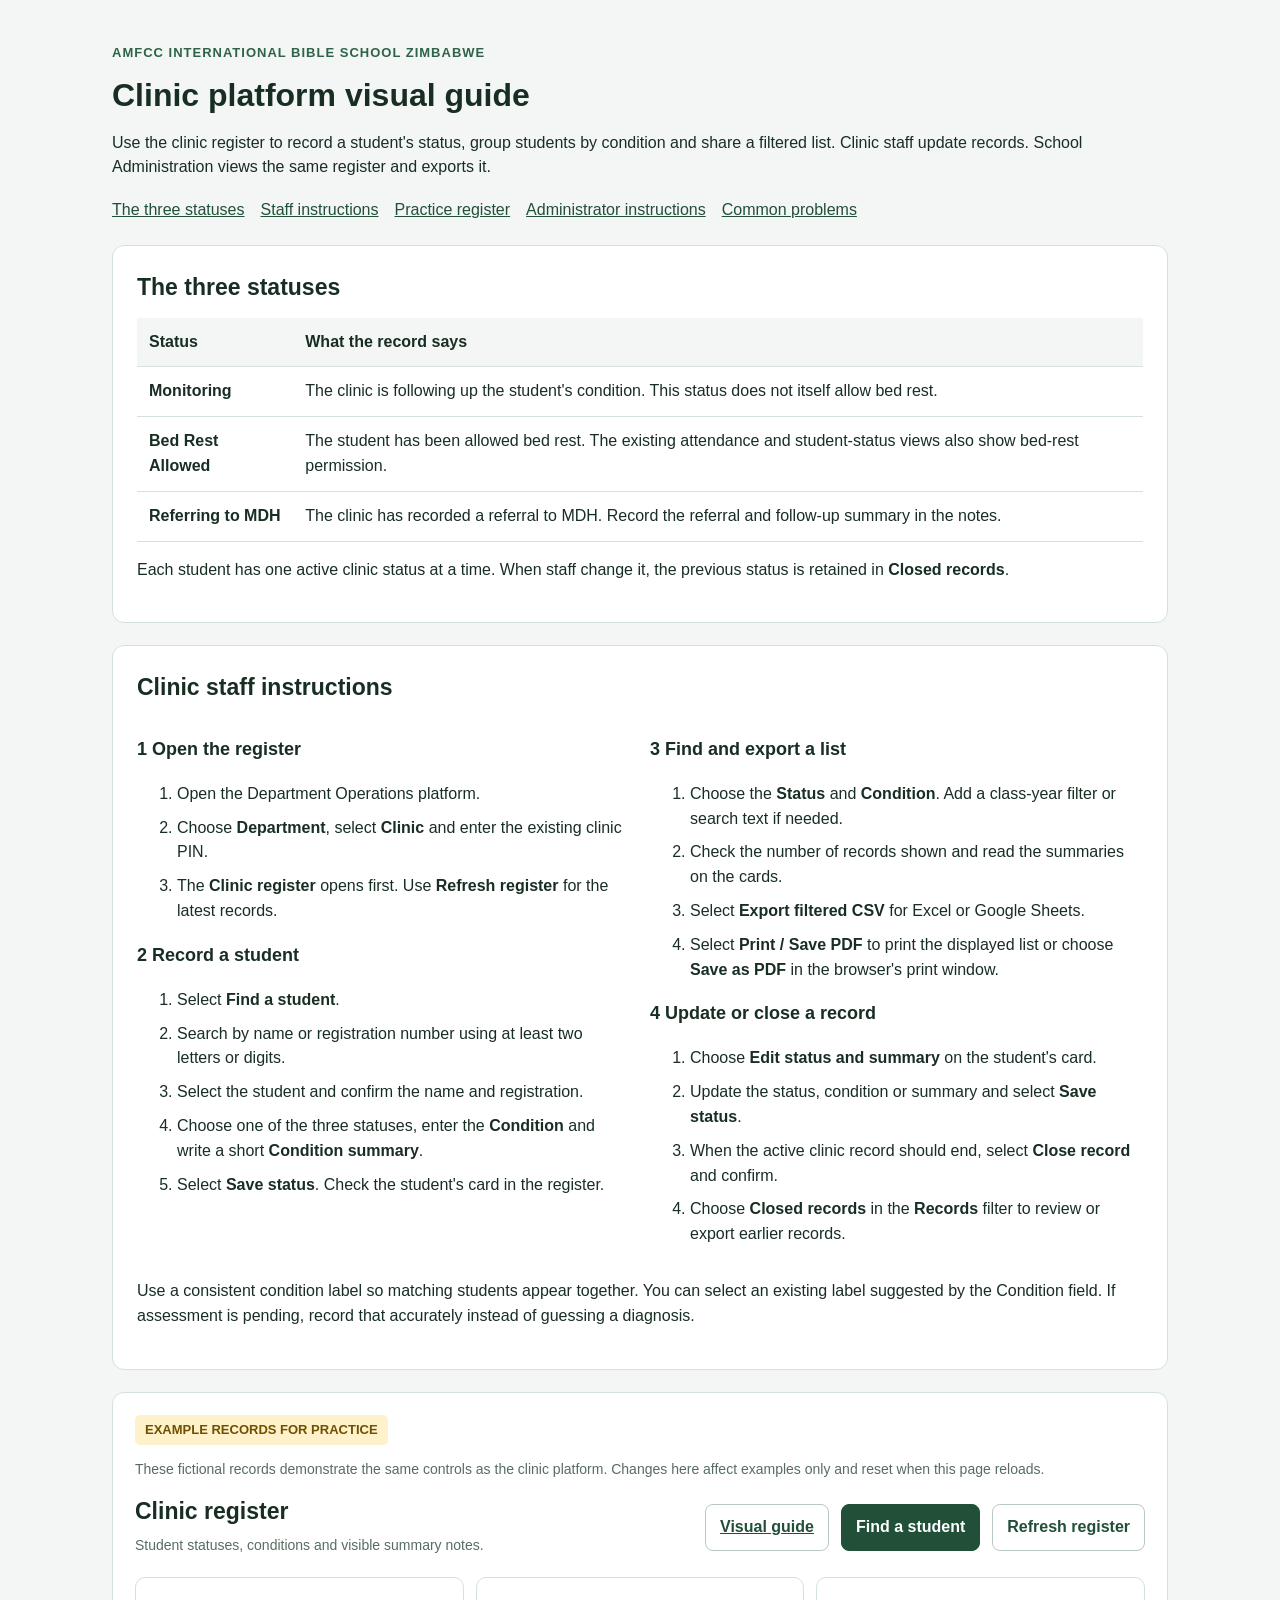
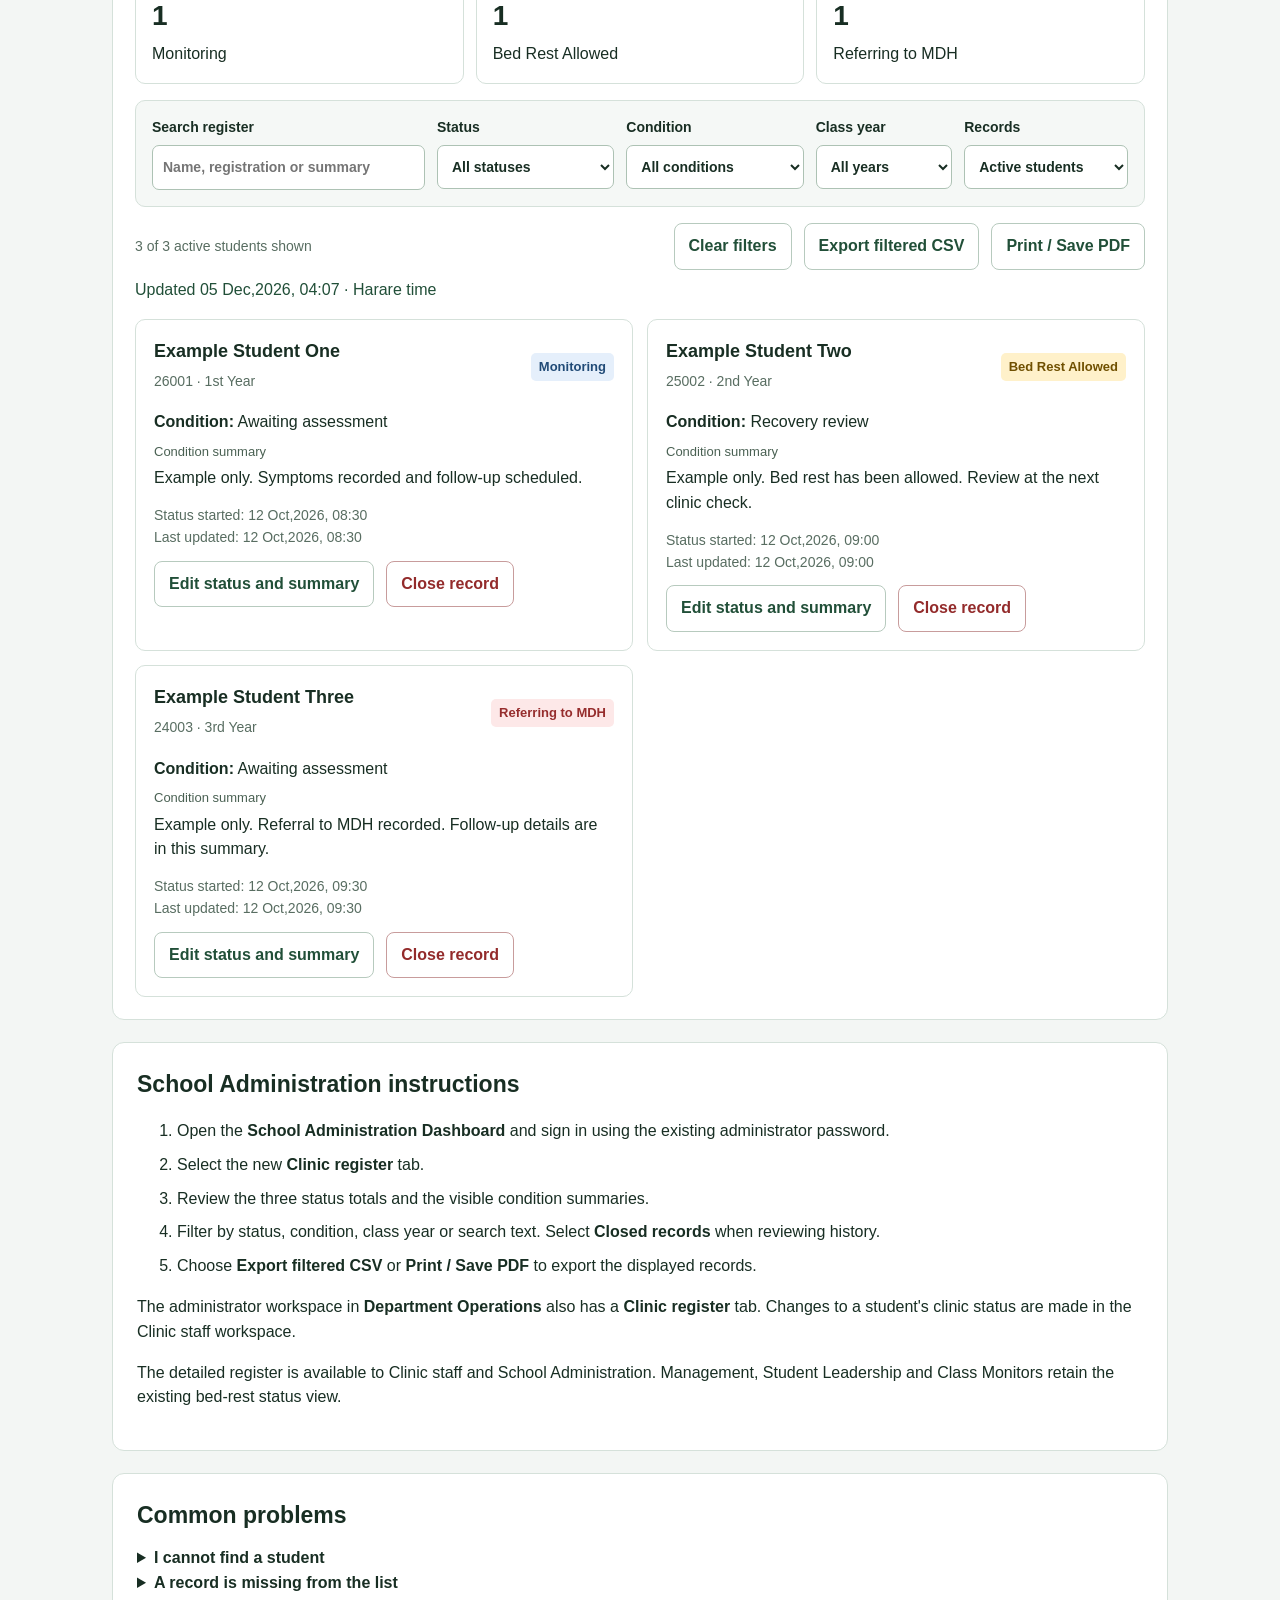
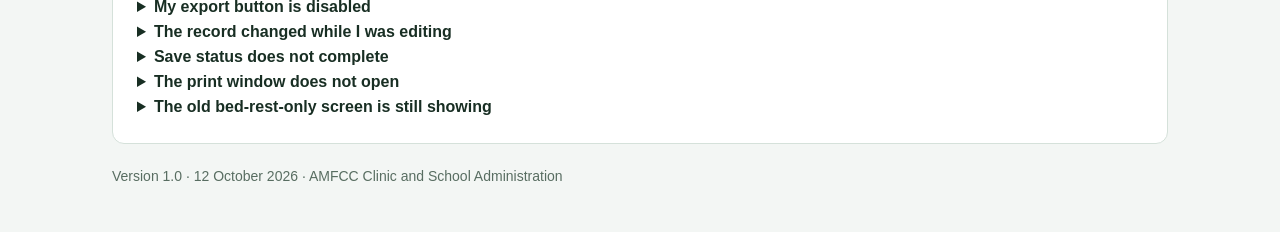
<file: clinic-guide.html>
<!doctype html>
<html lang="en">
<head>
  <meta charset="utf-8"><meta name="viewport" content="width=device-width,initial-scale=1">
  <title>AMFCC Clinic platform visual guide</title>
  <link rel="stylesheet" href="clinic-register.css?v=1">
  <style>
    *{box-sizing:border-box}body{margin:0;background:#f3f6f4;color:#182e23;font:16px/1.55 Arial,sans-serif}main{max-width:1100px;margin:0 auto;padding:30px 22px}h1{font-size:32px;line-height:1.2;margin:8px 0 16px}h2{font-size:23px;margin:0 0 12px}h3{font-size:18px}section{background:white;border:1px solid #d5e1da;border-radius:12px;padding:24px;margin:22px 0}.eyebrow{font-weight:bold;letter-spacing:1px;color:#2e6349;font-size:13px}.step-grid{display:grid;grid-template-columns:1fr 1fr;gap:20px}li{margin:9px 0}a{color:#214f38}.example-label{display:inline-block;background:#fff1ca;color:#705000;padding:5px 10px;font-size:13px;font-weight:bold;border-radius:5px}.status-table{width:100%;border-collapse:collapse;text-align:left}.status-table td,.status-table th{padding:12px;border-bottom:1px solid #d5e1da;vertical-align:top}.status-table th{background:#f3f6f4}nav{display:flex;flex-wrap:wrap;gap:16px;margin:18px 0}.practice{padding:22px}.fine{font-size:14px;color:#586d61}details summary{font-weight:bold;cursor:pointer}.guide-note{margin:12px 0}.clinic-editor{font-family:Arial,sans-serif}@media(max-width:700px){.step-grid{grid-template-columns:1fr}main{padding:20px 14px}section{padding:18px}.status-table td,.status-table th{padding:8px}}
  </style>
</head>
<body><main>
  <p class="eyebrow">AMFCC INTERNATIONAL BIBLE SCHOOL ZIMBABWE</p>
  <h1>Clinic platform visual guide</h1>
  <p>Use the clinic register to record a student's status, group students by condition and share a filtered list. Clinic staff update records. School Administration views the same register and exports it.</p>
  <nav aria-label="Guide contents"><a href="#statuses">The three statuses</a><a href="#staff">Staff instructions</a><a href="#practice">Practice register</a><a href="#admin">Administrator instructions</a><a href="#problems">Common problems</a></nav>
  <section id="statuses"><h2>The three statuses</h2><table class="status-table"><thead><tr><th>Status</th><th>What the record says</th></tr></thead><tbody><tr><td><strong>Monitoring</strong></td><td>The clinic is following up the student's condition. This status does not itself allow bed rest.</td></tr><tr><td><strong>Bed Rest Allowed</strong></td><td>The student has been allowed bed rest. The existing attendance and student-status views also show bed-rest permission.</td></tr><tr><td><strong>Referring to MDH</strong></td><td>The clinic has recorded a referral to MDH. Record the referral and follow-up summary in the notes.</td></tr></tbody></table><p>Each student has one active clinic status at a time. When staff change it, the previous status is retained in <strong>Closed records</strong>.</p></section>
  <section id="staff"><h2>Clinic staff instructions</h2><div class="step-grid"><div><h3>1 Open the register</h3><ol><li>Open the Department Operations platform.</li><li>Choose <strong>Department</strong>, select <strong>Clinic</strong> and enter the existing clinic PIN.</li><li>The <strong>Clinic register</strong> opens first. Use <strong>Refresh register</strong> for the latest records.</li></ol><h3>2 Record a student</h3><ol><li>Select <strong>Find a student</strong>.</li><li>Search by name or registration number using at least two letters or digits.</li><li>Select the student and confirm the name and registration.</li><li>Choose one of the three statuses, enter the <strong>Condition</strong> and write a short <strong>Condition summary</strong>.</li><li>Select <strong>Save status</strong>. Check the student's card in the register.</li></ol></div><div><h3>3 Find and export a list</h3><ol><li>Choose the <strong>Status</strong> and <strong>Condition</strong>. Add a class-year filter or search text if needed.</li><li>Check the number of records shown and read the summaries on the cards.</li><li>Select <strong>Export filtered CSV</strong> for Excel or Google Sheets.</li><li>Select <strong>Print / Save PDF</strong> to print the displayed list or choose <strong>Save as PDF</strong> in the browser's print window.</li></ol><h3>4 Update or close a record</h3><ol><li>Choose <strong>Edit status and summary</strong> on the student's card.</li><li>Update the status, condition or summary and select <strong>Save status</strong>.</li><li>When the active clinic record should end, select <strong>Close record</strong> and confirm.</li><li>Choose <strong>Closed records</strong> in the <strong>Records</strong> filter to review or export earlier records.</li></ol></div></div><p>Use a consistent condition label so matching students appear together. You can select an existing label suggested by the Condition field. If assessment is pending, record that accurately instead of guessing a diagnosis.</p></section>
  <section id="practice" class="practice"><span class="example-label">EXAMPLE RECORDS FOR PRACTICE</span><p class="fine">These fictional records demonstrate the same controls as the clinic platform. Changes here affect examples only and reset when this page reloads.</p><div id="practice-register"></div></section>
  <section id="admin"><h2>School Administration instructions</h2><ol><li>Open the <strong>School Administration Dashboard</strong> and sign in using the existing administrator password.</li><li>Select the new <strong>Clinic register</strong> tab.</li><li>Review the three status totals and the visible condition summaries.</li><li>Filter by status, condition, class year or search text. Select <strong>Closed records</strong> when reviewing history.</li><li>Choose <strong>Export filtered CSV</strong> or <strong>Print / Save PDF</strong> to export the displayed records.</li></ol><p>The administrator workspace in <strong>Department Operations</strong> also has a <strong>Clinic register</strong> tab. Changes to a student's clinic status are made in the Clinic staff workspace.</p><p>The detailed register is available to Clinic staff and School Administration. Management, Student Leadership and Class Monitors retain the existing bed-rest status view.</p></section>
  <section id="problems"><h2>Common problems</h2><details><summary>I cannot find a student</summary><p>Clear the search, try the registration number or a different part of the name and use at least two characters. Only active students appear. Ask School Administration to check the student record if it is still missing.</p></details><details><summary>A record is missing from the list</summary><p>Select <strong>Clear filters</strong>, confirm <strong>Records</strong> is set to the correct list and select <strong>Refresh register</strong>. A closed or previous status is under <strong>Closed records</strong>.</p></details><details><summary>My export button is disabled</summary><p>The list may be loading, unavailable or empty. Clear the filters or refresh and check the number of records shown.</p></details><details><summary>The record changed while I was editing</summary><p>Another staff member may have updated it. Cancel, refresh the register, open the student's latest record and apply the intended change again.</p></details><details><summary>Save status does not complete</summary><p>Check that both Condition and Condition summary are filled in. Check the connection and read the message beside the form. Cancel or sign in again if the session has expired.</p></details><details><summary>The print window does not open</summary><p>Allow pop-ups for the AMFCC site and select <strong>Print / Save PDF</strong> again. In the print window choose a printer or <strong>Save as PDF</strong>.</p></details><details><summary>The old bed-rest-only screen is still showing</summary><p>Refresh the page. If needed, close and reopen the tab or use a hard refresh. Confirm you opened the current platform link.</p></details></section>
  <p class="fine">Version 1.0 · 12 October 2026 · AMFCC Clinic and School Administration</p>
</main><script src="clinic-register.js?v=1"></script><script>
(function(){
  var rows=[
    {record_id:'example-1',student_name:'Example Student One',registration_number:'26001',year_number:1,year_label:'1st Year',clinic_status:'monitoring',condition_name:'Awaiting assessment',notes:'Example only. Symptoms recorded and follow-up scheduled.',is_active:true,started_at:'2026-10-12T06:30:00Z',updated_at:'2026-10-12T06:30:00Z'},
    {record_id:'example-2',student_name:'Example Student Two',registration_number:'25002',year_number:2,year_label:'2nd Year',clinic_status:'bed_rest',condition_name:'Recovery review',notes:'Example only. Bed rest has been allowed. Review at the next clinic check.',is_active:true,started_at:'2026-10-12T07:00:00Z',updated_at:'2026-10-12T07:00:00Z'},
    {record_id:'example-3',student_name:'Example Student Three',registration_number:'24003',year_number:3,year_label:'3rd Year',clinic_status:'mdh_referral',condition_name:'Awaiting assessment',notes:'Example only. Referral to MDH recorded. Follow-up details are in this summary.',is_active:true,started_at:'2026-10-12T07:30:00Z',updated_at:'2026-10-12T07:30:00Z'}
  ];
  var register=window.AMFCCClinicRegister.mount({root:document.getElementById('practice-register'),editable:true,getAuthKey:function(){return 'example-only';},rpc:async function(action,payload){
    if(action==='active'||action==='history')return {status:'success',server_time:new Date().toISOString(),students:rows.filter(function(r){return r.is_active===(action==='active');})};
    if(action==='search')return {status:'success',students:rows.filter(function(r){return (r.student_name+' '+r.registration_number).toLowerCase().indexOf(payload.query.toLowerCase())>=0;})};
    var row=rows.find(function(r){return r.registration_number===payload.registration_number&&r.is_active;});
    if(!row)return {status:'invalid',message:'Refresh the practice register and choose an example student.'};
    if(action==='close'){row.is_active=false;row.ended_at=new Date().toISOString();return {status:'success'};}
    if(action==='set_status'){
      if(row.clinic_status!==payload.clinic_status){row.is_active=false;row.ended_at=new Date().toISOString();var next=Object.assign({},row,payload,{record_id:'example-'+Date.now(),is_active:true,started_at:new Date().toISOString(),updated_at:new Date().toISOString(),ended_at:null});rows.push(next);}
      else Object.assign(row,payload,{updated_at:new Date().toISOString()});
      return {status:'success'};
    }
    return {status:'invalid',message:'Unknown example action.'};
  }});register.refresh();
})();
</script></body></html>
</file>
<file: clinic-register.css>
.clinic-register { --clinic-ink:#163a2b; --clinic-line:#d5e1da; color:#182e23; }
.clinic-register [hidden] { display:none !important; }
.clinic-heading,.clinic-card-top,.clinic-actions { display:flex; gap:12px; align-items:center; justify-content:space-between; flex-wrap:wrap; }
.clinic-heading { margin-bottom:16px; }
.clinic-heading h2,.clinic-heading h3,.clinic-card h3 { margin:0 0 5px; }
.clinic-muted { color:#586d61; margin:4px 0; font-size:14px; }
.clinic-button { appearance:none; border:1px solid #214f38; border-radius:8px; padding:10px 14px; background:#214f38; color:white; font:inherit; font-weight:600; cursor:pointer; min-height:44px; }
.clinic-button.secondary { background:#fff; color:#214f38; border-color:#b7cabe; }
.clinic-button.danger { background:#fff; color:#932b2b; border-color:#c89c9c; }
.clinic-button:disabled { opacity:.55; cursor:wait; }
.clinic-register :focus-visible,.clinic-editor :focus-visible { outline:3px solid #c5a83b; outline-offset:3px; }
.clinic-metrics { display:grid; grid-template-columns:repeat(3,minmax(0,1fr)); gap:12px; margin:16px 0; }
.clinic-metric { padding:16px; border:1px solid var(--clinic-line); background:white; border-radius:10px; color:inherit; font:inherit; text-align:left; cursor:pointer; }
.clinic-metric strong { display:block; font-size:28px; margin-bottom:5px; }
.clinic-metric[aria-pressed=true] { outline:2px solid #214f38; }
.clinic-filters { display:grid; grid-template-columns:2fr 1.3fr 1.3fr 1fr 1.2fr; gap:12px; padding:16px; border:1px solid var(--clinic-line); border-radius:10px; background:#f5f8f6; margin:16px 0; }
.clinic-register label,.clinic-editor label { display:block; font-size:14px; font-weight:600; }
.clinic-register input,.clinic-register select,.clinic-editor input,.clinic-editor select,.clinic-editor textarea { width:100%; padding:11px 10px; margin-top:6px; border:1px solid #adc2b4; border-radius:7px; font:inherit; background:white; color:#182e23; min-height:44px; }
.clinic-list { display:grid; grid-template-columns:repeat(2,minmax(0,1fr)); gap:14px; margin-top:16px; }
.clinic-card { min-width:0; padding:18px; border:1px solid var(--clinic-line); border-radius:10px; background:white; overflow-wrap:anywhere; }
.clinic-status { display:inline-block; border-radius:5px; padding:5px 8px; font-size:13px; font-weight:700; line-height:1.4; background:#e5effb; color:#214b77; }
.clinic-status.bed_rest { background:#fff1ca; color:#705000; }
.clinic-status.mdh_referral { background:#fde8e8; color:#962d2d; }
.clinic-condition { margin:14px 0 7px; font-size:16px; }
.clinic-summary-label { display:block; margin-bottom:4px; font-size:13px; color:#4a6153; }
.clinic-summary { margin:0 0 14px; white-space:pre-wrap; line-height:1.55; font-size:16px; }
.clinic-card .clinic-actions { justify-content:flex-start; margin-top:12px; }
.clinic-empty { grid-column:1/-1; padding:24px; text-align:center; border:1px dashed #adc2b4; border-radius:10px; }
.clinic-message { min-height:22px; margin:8px 0; color:#214f38; }
.clinic-message.error { color:#a12e2e; }
.clinic-editor { max-width:620px; width:calc(100% - 32px); padding:24px; border:1px solid #acc0b2; border-radius:12px; color:#182e23; max-height:90dvh; overflow:auto; }
.clinic-editor::backdrop { background:rgba(15,35,24,.6); }
.clinic-editor h3 { margin:0 0 8px; }
.clinic-editor label { margin:16px 0; }
.clinic-editor textarea { min-height:125px; resize:vertical; }
.clinic-editor .clinic-actions { margin-top:20px; }
.clinic-search-results { display:grid; gap:8px; margin:12px 0; max-height:300px; overflow:auto; }
.clinic-search-results button { text-align:left; width:100%; }
.clinic-print-only { display:none; }
@media(max-width:1050px) { .clinic-filters { grid-template-columns:repeat(3,minmax(0,1fr)); } }
@media(max-width:640px) { .clinic-metrics { grid-template-columns:1fr; gap:8px; } .clinic-metric { display:flex; align-items:center; gap:12px; padding:12px; } .clinic-metric strong { font-size:24px; margin:0; } .clinic-filters,.clinic-list { grid-template-columns:1fr; } .clinic-editor { padding:18px; } .clinic-heading { align-items:flex-start; } }
@media print { .clinic-print-only { display:block; } .clinic-card { break-inside:avoid; } .clinic-list { display:block; } .clinic-card { margin-bottom:12px; } .clinic-actions,.clinic-filters,.clinic-metrics { display:none; } }
</file>
